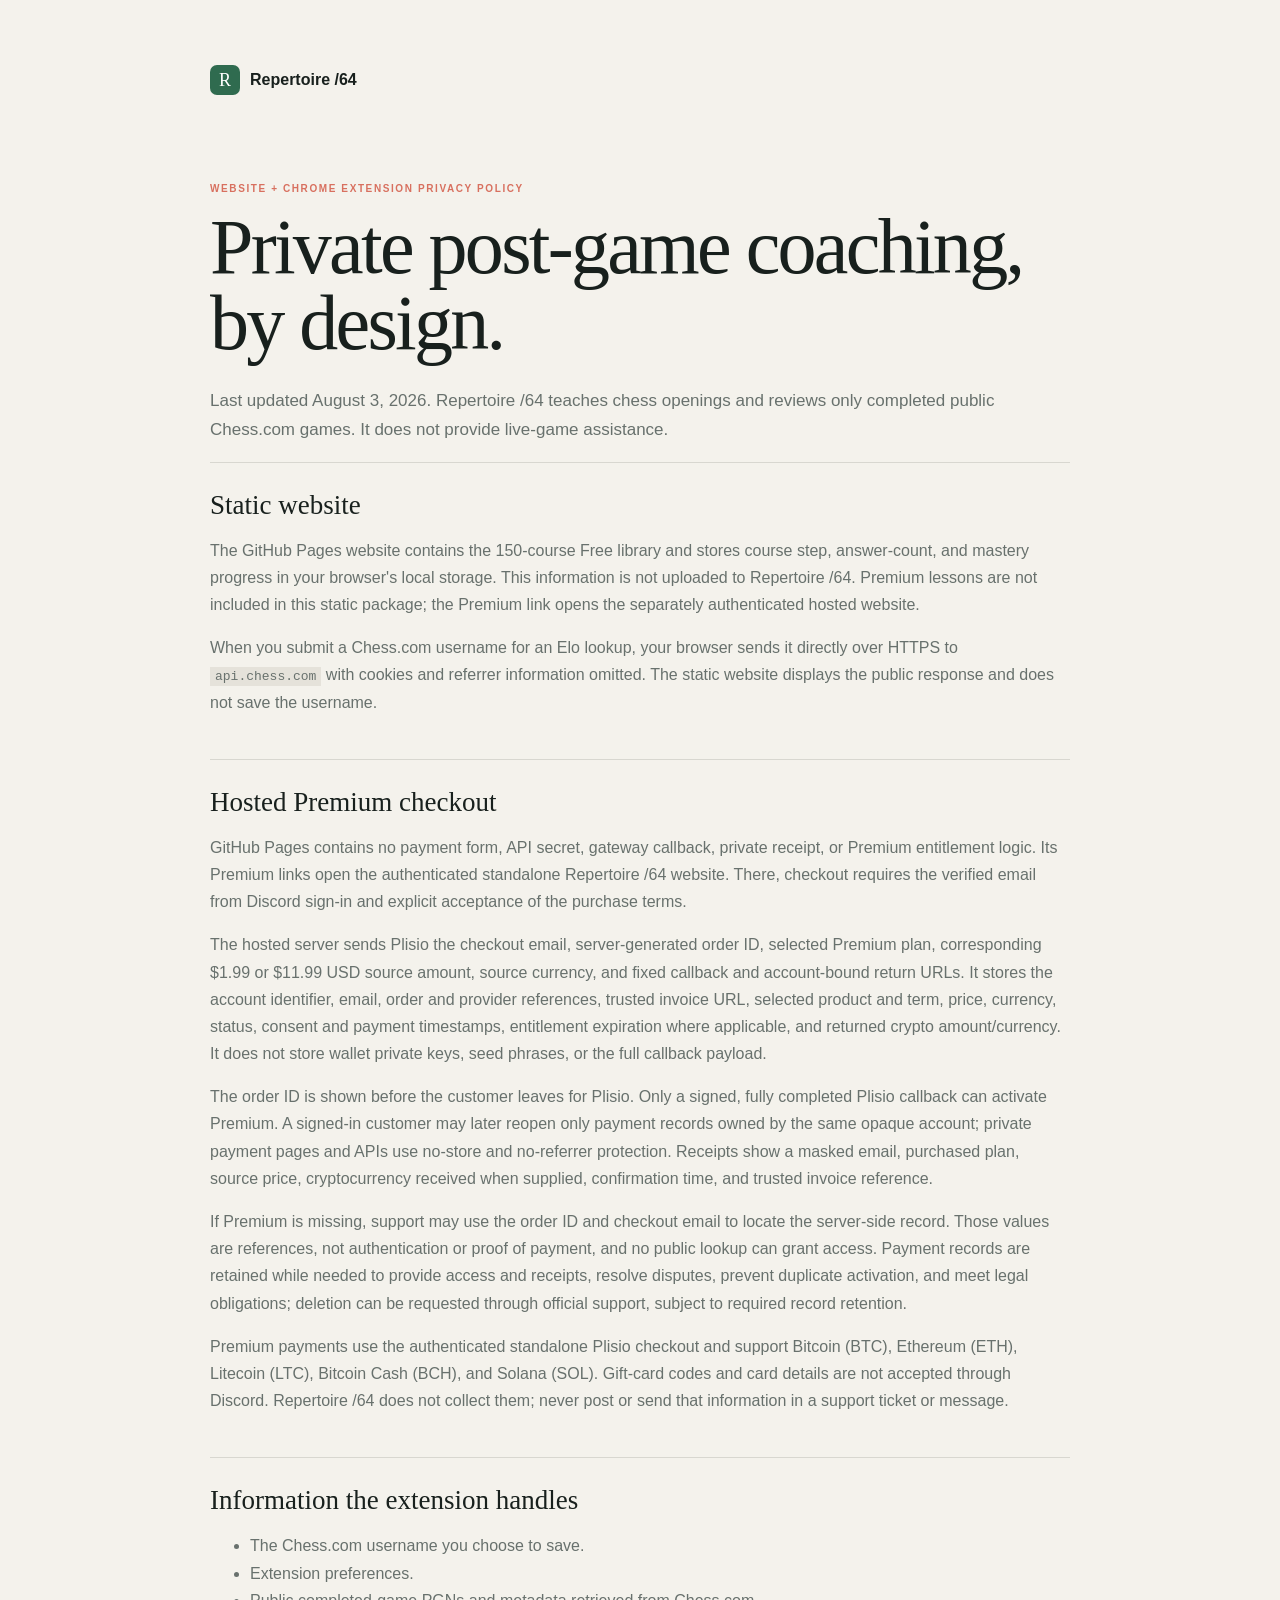
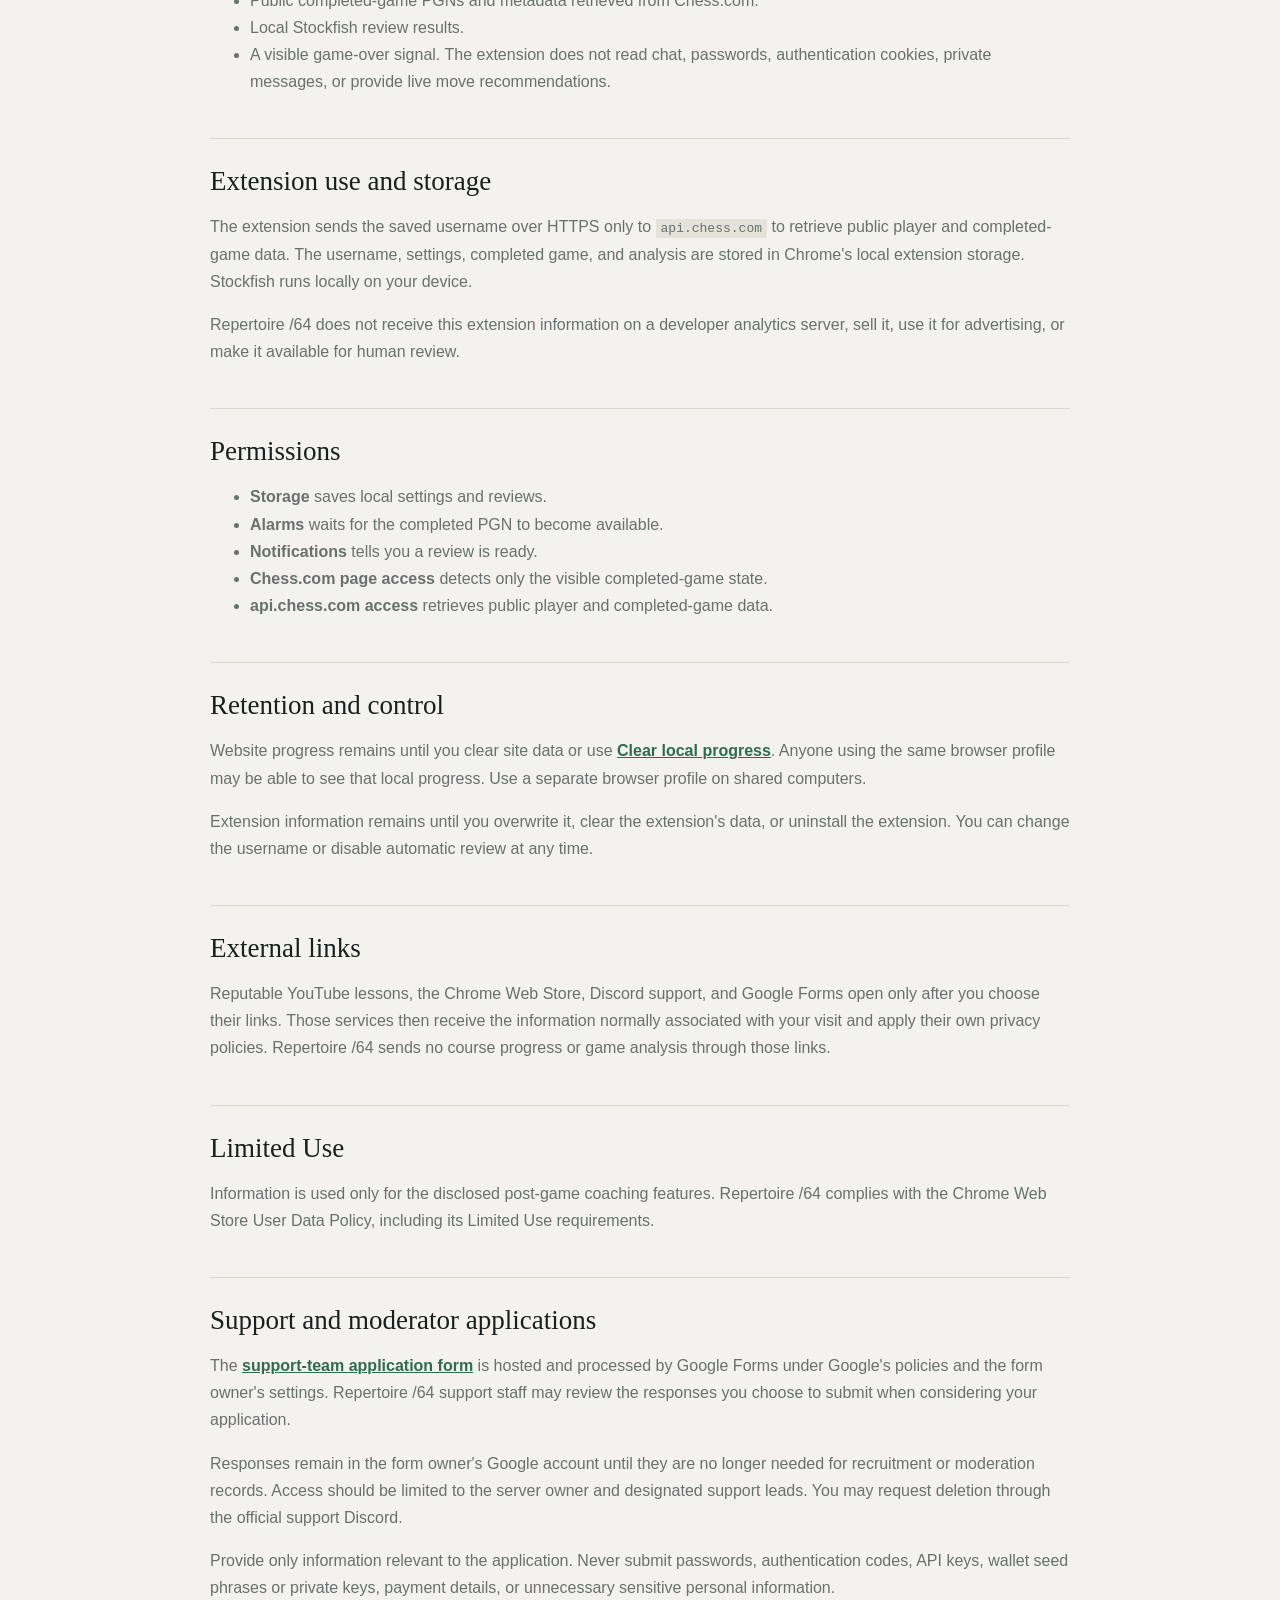
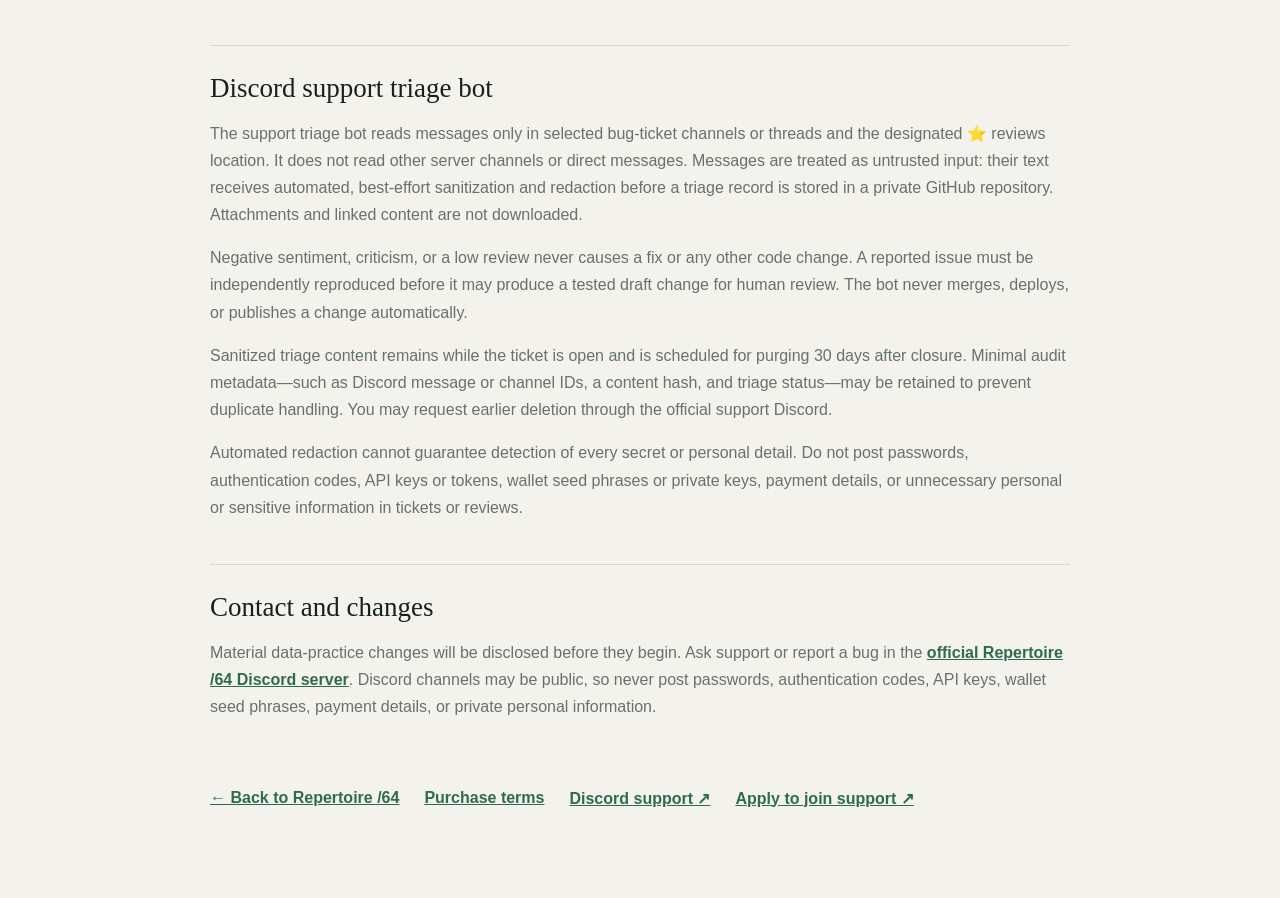
<file: privacy.html>
<!doctype html>
<html lang="en">
  <head>
    <meta charset="utf-8">
    <meta http-equiv="Content-Security-Policy" content="default-src 'none'; base-uri 'none'; connect-src 'self'; font-src 'self'; form-action 'self'; frame-src 'none'; img-src 'self' data:; manifest-src 'self'; media-src 'none'; object-src 'none'; script-src 'self'; style-src 'self'; worker-src 'none'; require-trusted-types-for 'script'; trusted-types 'none'">
    <meta name="viewport" content="width=device-width, initial-scale=1">
    <meta name="referrer" content="no-referrer">
    <meta name="description" content="How the Repertoire /64 static website and Chrome extension handle course progress and completed-game information.">
    <title>Privacy Policy — Repertoire /64</title>
    <link rel="icon" href="./favicon.svg" type="image/svg+xml">
    <link rel="stylesheet" href="./styles.css">
    <link rel="stylesheet" href="./responsive-fixes.css">
  </head>
  <body>
    <main class="policy">
      <a class="brand" href="./index.html"><span>R</span> Repertoire /64</a>
      <p class="kicker">WEBSITE + CHROME EXTENSION PRIVACY POLICY</p>
      <h1>Private post-game coaching, by design.</h1>
      <p class="lead">Last updated August 3, 2026. Repertoire /64 teaches chess openings and reviews only completed public Chess.com games. It does not provide live-game assistance.</p>
      <section><h2>Static website</h2><p>The GitHub Pages website contains the 150-course Free library and stores course step, answer-count, and mastery progress in your browser&apos;s local storage. This information is not uploaded to Repertoire /64. Premium lessons are not included in this static package; the Premium link opens the separately authenticated hosted website.</p><p>When you submit a Chess.com username for an Elo lookup, your browser sends it directly over HTTPS to <code>api.chess.com</code> with cookies and referrer information omitted. The static website displays the public response and does not save the username.</p></section>
      <section><h2>Hosted Premium checkout</h2><p>GitHub Pages contains no payment form, API secret, gateway callback, private receipt, or Premium entitlement logic. Its Premium links open the authenticated standalone Repertoire /64 website. There, checkout requires the verified email from Discord sign-in and explicit acceptance of the purchase terms.</p><p>The hosted server sends Plisio the checkout email, server-generated order ID, selected Premium plan, corresponding $1.99 or $11.99 USD source amount, source currency, and fixed callback and account-bound return URLs. It stores the account identifier, email, order and provider references, trusted invoice URL, selected product and term, price, currency, status, consent and payment timestamps, entitlement expiration where applicable, and returned crypto amount/currency. It does not store wallet private keys, seed phrases, or the full callback payload.</p><p>The order ID is shown before the customer leaves for Plisio. Only a signed, fully completed Plisio callback can activate Premium. A signed-in customer may later reopen only payment records owned by the same opaque account; private payment pages and APIs use no-store and no-referrer protection. Receipts show a masked email, purchased plan, source price, cryptocurrency received when supplied, confirmation time, and trusted invoice reference.</p><p>If Premium is missing, support may use the order ID and checkout email to locate the server-side record. Those values are references, not authentication or proof of payment, and no public lookup can grant access. Payment records are retained while needed to provide access and receipts, resolve disputes, prevent duplicate activation, and meet legal obligations; deletion can be requested through official support, subject to required record retention.</p><p>Premium payments use the authenticated standalone Plisio checkout and support Bitcoin (BTC), Ethereum (ETH), Litecoin (LTC), Bitcoin Cash (BCH), and Solana (SOL). Gift-card codes and card details are not accepted through Discord. Repertoire /64 does not collect them; never post or send that information in a support ticket or message.</p></section>
      <section><h2>Information the extension handles</h2><ul><li>The Chess.com username you choose to save.</li><li>Extension preferences.</li><li>Public completed-game PGNs and metadata retrieved from Chess.com.</li><li>Local Stockfish review results.</li><li>A visible game-over signal. The extension does not read chat, passwords, authentication cookies, private messages, or provide live move recommendations.</li></ul></section>
      <section><h2>Extension use and storage</h2><p>The extension sends the saved username over HTTPS only to <code>api.chess.com</code> to retrieve public player and completed-game data. The username, settings, completed game, and analysis are stored in Chrome&apos;s local extension storage. Stockfish runs locally on your device.</p><p>Repertoire /64 does not receive this extension information on a developer analytics server, sell it, use it for advertising, or make it available for human review.</p></section>
      <section><h2>Permissions</h2><ul><li><strong>Storage</strong> saves local settings and reviews.</li><li><strong>Alarms</strong> waits for the completed PGN to become available.</li><li><strong>Notifications</strong> tells you a review is ready.</li><li><strong>Chess.com page access</strong> detects only the visible completed-game state.</li><li><strong>api.chess.com access</strong> retrieves public player and completed-game data.</li></ul></section>
      <section><h2>Retention and control</h2><p>Website progress remains until you clear site data or use <a href="./index.html#privacy-controls">Clear local progress</a>. Anyone using the same browser profile may be able to see that local progress. Use a separate browser profile on shared computers.</p><p>Extension information remains until you overwrite it, clear the extension&apos;s data, or uninstall the extension. You can change the username or disable automatic review at any time.</p></section>
      <section><h2>External links</h2><p>Reputable YouTube lessons, the Chrome Web Store, Discord support, and Google Forms open only after you choose their links. Those services then receive the information normally associated with your visit and apply their own privacy policies. Repertoire /64 sends no course progress or game analysis through those links.</p></section>
      <section><h2>Limited Use</h2><p>Information is used only for the disclosed post-game coaching features. Repertoire /64 complies with the Chrome Web Store User Data Policy, including its Limited Use requirements.</p></section>
      <section><h2>Support and moderator applications</h2><p>The <a href="https://docs.google.com/forms/d/e/1FAIpQLSdIKH8JLNTk0vL2k8OIpFuJzBn8XvbKlanTcReGq10v-xXERg/viewform?usp=publish-editor" target="_blank" rel="noopener noreferrer" referrerpolicy="no-referrer">support-team application form</a> is hosted and processed by Google Forms under Google&apos;s policies and the form owner&apos;s settings. Repertoire /64 support staff may review the responses you choose to submit when considering your application.</p><p>Responses remain in the form owner&apos;s Google account until they are no longer needed for recruitment or moderation records. Access should be limited to the server owner and designated support leads. You may request deletion through the official support Discord.</p><p>Provide only information relevant to the application. Never submit passwords, authentication codes, API keys, wallet seed phrases or private keys, payment details, or unnecessary sensitive personal information.</p></section>
      <section><h2>Discord support triage bot</h2><p>The support triage bot reads messages only in selected bug-ticket channels or threads and the designated ⭐ reviews location. It does not read other server channels or direct messages. Messages are treated as untrusted input: their text receives automated, best-effort sanitization and redaction before a triage record is stored in a private GitHub repository. Attachments and linked content are not downloaded.</p><p>Negative sentiment, criticism, or a low review never causes a fix or any other code change. A reported issue must be independently reproduced before it may produce a tested draft change for human review. The bot never merges, deploys, or publishes a change automatically.</p><p>Sanitized triage content remains while the ticket is open and is scheduled for purging 30 days after closure. Minimal audit metadata—such as Discord message or channel IDs, a content hash, and triage status—may be retained to prevent duplicate handling. You may request earlier deletion through the official support Discord.</p><p>Automated redaction cannot guarantee detection of every secret or personal detail. Do not post passwords, authentication codes, API keys or tokens, wallet seed phrases or private keys, payment details, or unnecessary personal or sensitive information in tickets or reviews.</p></section>
      <section><h2>Contact and changes</h2><p>Material data-practice changes will be disclosed before they begin. Ask support or report a bug in the <a href="https://discord.gg/RRT3jMGvCg" target="_blank" rel="noopener noreferrer" referrerpolicy="no-referrer">official Repertoire /64 Discord server</a>. Discord channels may be public, so never post passwords, authentication codes, API keys, wallet seed phrases, payment details, or private personal information.</p></section>
      <div class="policy-actions"><a class="back" href="./index.html">← Back to Repertoire /64</a><a class="back" href="./terms.html">Purchase terms</a><a class="back" href="https://discord.gg/RRT3jMGvCg" target="_blank" rel="noopener noreferrer" referrerpolicy="no-referrer">Discord support ↗</a><a class="back" href="https://docs.google.com/forms/d/e/1FAIpQLSdIKH8JLNTk0vL2k8OIpFuJzBn8XvbKlanTcReGq10v-xXERg/viewform?usp=publish-editor" target="_blank" rel="noopener noreferrer" referrerpolicy="no-referrer">Apply to join support ↗</a></div>
    </main>
  </body>
</html>
</file>
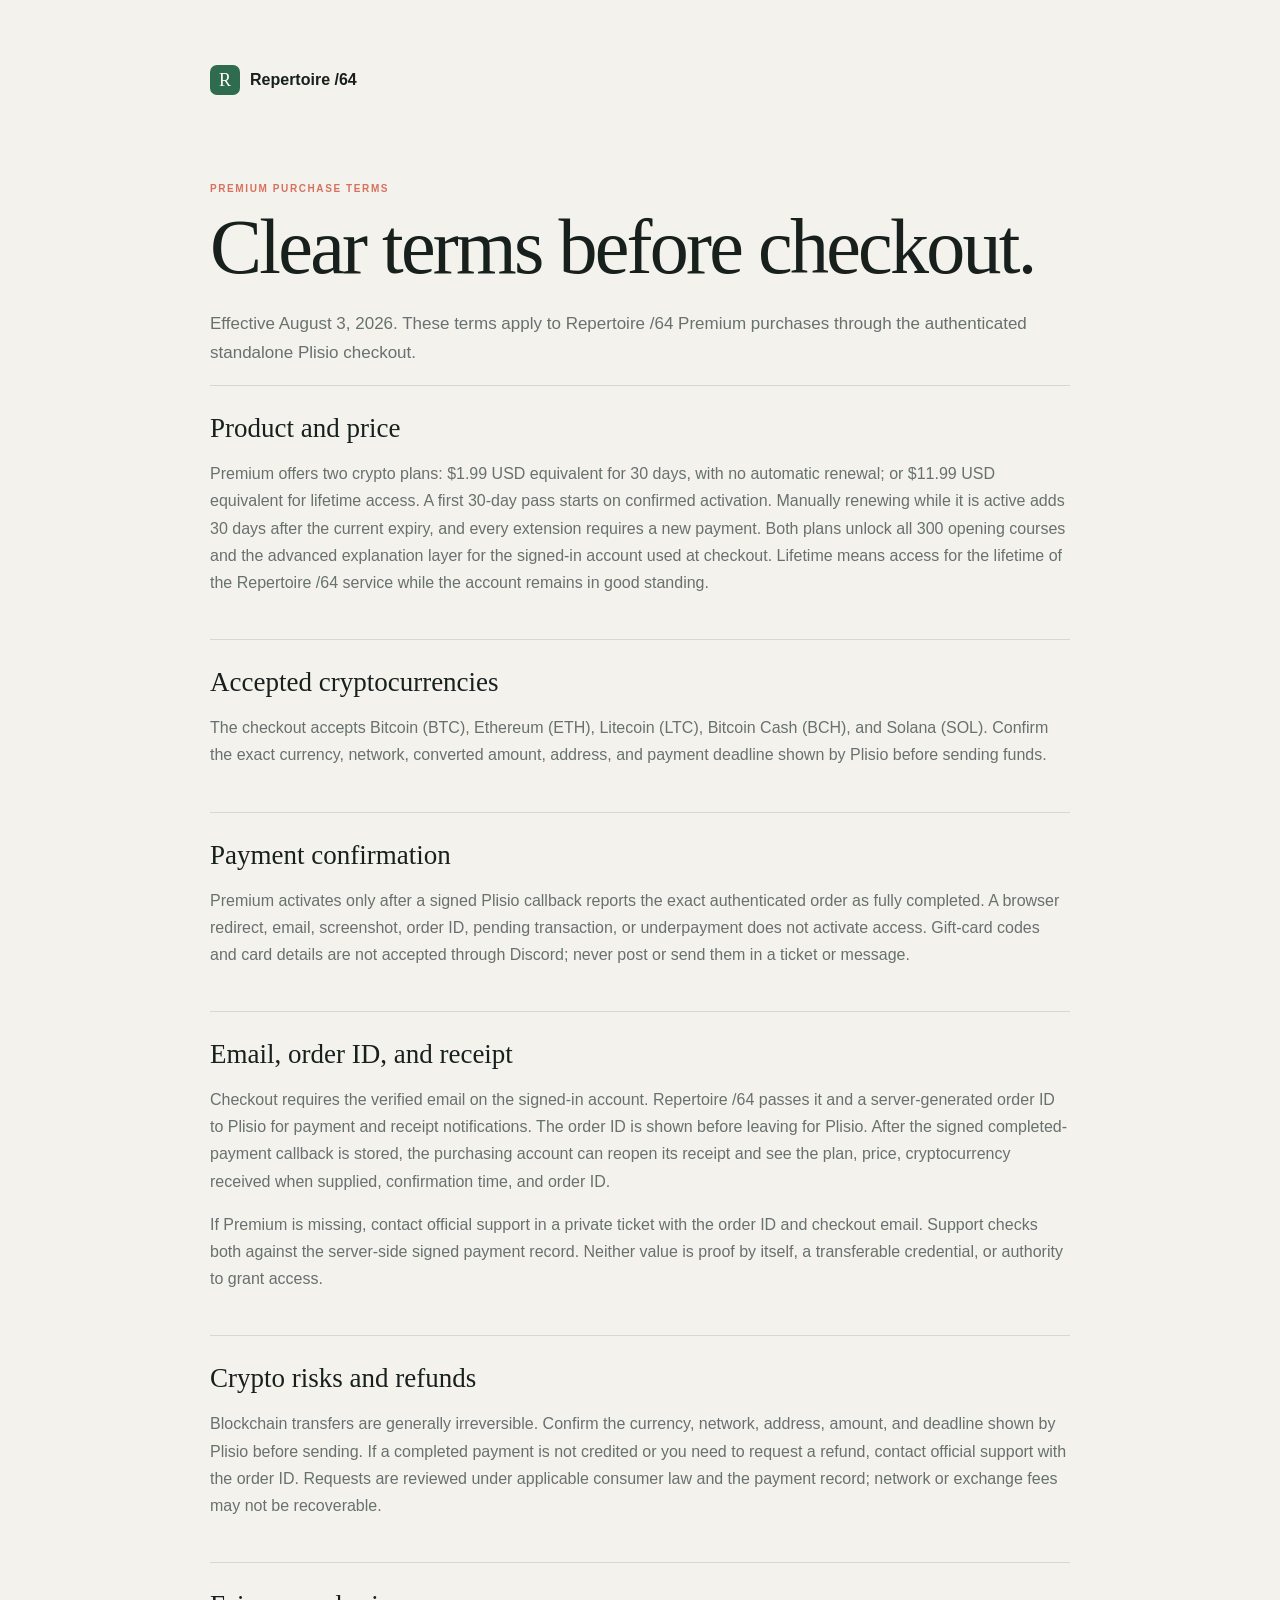
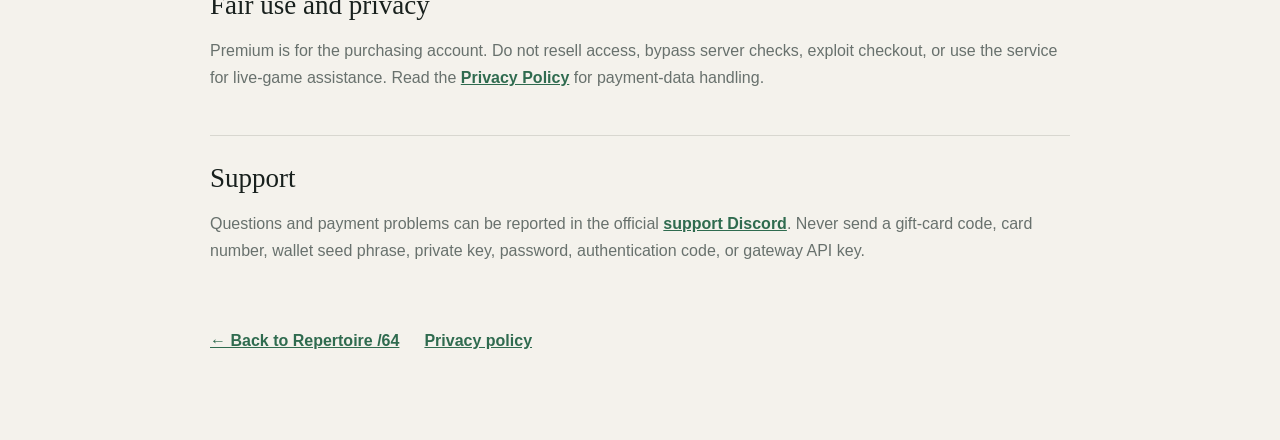
<file: terms.html>
<!doctype html>
<html lang="en">
  <head>
    <meta charset="utf-8">
    <meta http-equiv="Content-Security-Policy" content="default-src 'none'; base-uri 'none'; connect-src 'self'; font-src 'self'; form-action 'self'; frame-src 'none'; img-src 'self' data:; manifest-src 'self'; media-src 'none'; object-src 'none'; script-src 'self'; style-src 'self'; worker-src 'none'; require-trusted-types-for 'script'; trusted-types 'none'">
    <meta name="viewport" content="width=device-width, initial-scale=1">
    <meta name="referrer" content="no-referrer">
    <meta name="description" content="Terms for Repertoire /64 Premium crypto purchases.">
    <title>Premium Purchase Terms — Repertoire /64</title>
    <link rel="icon" href="./favicon.svg" type="image/svg+xml">
    <link rel="stylesheet" href="./styles.css">
    <link rel="stylesheet" href="./responsive-fixes.css">
  </head>
  <body>
    <main class="policy">
      <a class="brand" href="./index.html"><span>R</span> Repertoire /64</a>
      <p class="kicker">PREMIUM PURCHASE TERMS</p>
      <h1>Clear terms before checkout.</h1>
      <p class="lead">Effective August 3, 2026. These terms apply to Repertoire /64 Premium purchases through the authenticated standalone Plisio checkout.</p>
      <section><h2>Product and price</h2><p>Premium offers two crypto plans: $1.99 USD equivalent for 30 days, with no automatic renewal; or $11.99 USD equivalent for lifetime access. A first 30-day pass starts on confirmed activation. Manually renewing while it is active adds 30 days after the current expiry, and every extension requires a new payment. Both plans unlock all 300 opening courses and the advanced explanation layer for the signed-in account used at checkout. Lifetime means access for the lifetime of the Repertoire /64 service while the account remains in good standing.</p></section>
      <section><h2>Accepted cryptocurrencies</h2><p>The checkout accepts Bitcoin (BTC), Ethereum (ETH), Litecoin (LTC), Bitcoin Cash (BCH), and Solana (SOL). Confirm the exact currency, network, converted amount, address, and payment deadline shown by Plisio before sending funds.</p></section>
      <section><h2>Payment confirmation</h2><p>Premium activates only after a signed Plisio callback reports the exact authenticated order as fully completed. A browser redirect, email, screenshot, order ID, pending transaction, or underpayment does not activate access. Gift-card codes and card details are not accepted through Discord; never post or send them in a ticket or message.</p></section>
      <section><h2>Email, order ID, and receipt</h2><p>Checkout requires the verified email on the signed-in account. Repertoire /64 passes it and a server-generated order ID to Plisio for payment and receipt notifications. The order ID is shown before leaving for Plisio. After the signed completed-payment callback is stored, the purchasing account can reopen its receipt and see the plan, price, cryptocurrency received when supplied, confirmation time, and order ID.</p><p>If Premium is missing, contact official support in a private ticket with the order ID and checkout email. Support checks both against the server-side signed payment record. Neither value is proof by itself, a transferable credential, or authority to grant access.</p></section>
      <section><h2>Crypto risks and refunds</h2><p>Blockchain transfers are generally irreversible. Confirm the currency, network, address, amount, and deadline shown by Plisio before sending. If a completed payment is not credited or you need to request a refund, contact official support with the order ID. Requests are reviewed under applicable consumer law and the payment record; network or exchange fees may not be recoverable.</p></section>
      <section><h2>Fair use and privacy</h2><p>Premium is for the purchasing account. Do not resell access, bypass server checks, exploit checkout, or use the service for live-game assistance. Read the <a href="./privacy.html">Privacy Policy</a> for payment-data handling.</p></section>
      <section><h2>Support</h2><p>Questions and payment problems can be reported in the official <a href="https://discord.gg/RRT3jMGvCg" target="_blank" rel="noopener noreferrer" referrerpolicy="no-referrer">support Discord</a>. Never send a gift-card code, card number, wallet seed phrase, private key, password, authentication code, or gateway API key.</p></section>
      <div class="policy-actions"><a class="back" href="./index.html">← Back to Repertoire /64</a><a class="back" href="./privacy.html">Privacy policy</a></div>
    </main>
  </body>
</html>
</file>
<file: styles.css>
:root{--ink:#18201d;--muted:#68716d;--paper:#f4f2ec;--panel:#fbfaf6;--line:#d8d7d0;--green:#2f6b4f;--dark:#214c3a;--coral:#d8705f;--yellow:#e2c168;--shadow:0 18px 60px rgba(25,35,31,.08)}
.premium-section{padding:88px clamp(20px,7vw,110px);display:grid;grid-template-columns:.9fr 1.1fr;gap:60px;background:#17251f;color:#f5f2e9}.premium-section>div>p:first-child{color:#9cc3aa;font-size:10px;font-weight:700;letter-spacing:.16em}.premium-section h2{margin:9px 0 18px;font-size:clamp(36px,4.8vw,62px);line-height:1.03;letter-spacing:-.05em}.premium-section h2 em{color:#d9b960;font-family:Georgia,serif;font-weight:400}.premium-section>div>p:last-child{color:#b8c9bf;line-height:1.7}.premium-cards{display:grid;grid-template-columns:1fr 1fr;gap:12px}.premium-cards article{padding:27px;border:1px solid #3b5047;background:#1d2e27}.premium-cards article.featured{border-color:#c6a953;background:#243a31}.premium-cards small{color:#a8bcb1;font-size:9px;font-weight:700;letter-spacing:.14em}.premium-cards h3{margin:18px 0;font:29px Georgia,serif}.premium-cards p{color:#cbd7d1;font-size:12px;line-height:1.7}.premium-cards a{display:inline-block;margin-top:12px;padding:12px 14px;background:#d9b960;color:#17251f;font-size:11px;font-weight:700}.advanced-teaser{margin:0 0 20px;padding:17px 20px;display:flex;align-items:center;gap:18px;border:1px solid #d2b866;background:#f7efd6;font-size:12px}.advanced-teaser span{flex:1;color:var(--muted)}.advanced-teaser a{color:var(--green);font-weight:700;text-decoration:underline}.branch-grid.compact{grid-template-columns:1fr}.branch-grid.compact article{min-height:135px}
@media(max-width:900px){.premium-section{grid-template-columns:1fr}.premium-cards{grid-template-columns:1fr 1fr}}
@media(max-width:740px){.premium-section{padding:64px 20px}.premium-cards{grid-template-columns:1fr}.advanced-teaser{align-items:flex-start;flex-direction:column}}
*{box-sizing:border-box}html{scroll-behavior:smooth}body{margin:0;color:var(--ink);background:var(--paper);font-family:Arial,sans-serif}button,input{font:inherit}button,a{-webkit-tap-highlight-color:transparent}button{color:inherit}button:disabled{cursor:wait;opacity:.65}button:focus-visible,a:focus-visible,input:focus-visible{outline:3px solid var(--yellow);outline-offset:3px}a{color:inherit;text-decoration:none}.topbar{height:72px;padding:0 clamp(20px,5vw,76px);display:flex;align-items:center;justify-content:space-between;border-bottom:1px solid var(--line);background:rgba(244,242,236,.94);backdrop-filter:blur(16px);position:sticky;top:0;z-index:20}.brand{display:inline-flex;gap:10px;align-items:center;font-weight:700}.brand span{display:grid;place-items:center;width:30px;height:30px;border-radius:7px;color:#fff;background:var(--green);font:18px Georgia,serif}.topbar nav{display:flex;gap:26px;color:var(--muted);font-size:12px}.store-link{font-size:11px;font-weight:700;color:var(--green)}.store-link.disabled,.add-chrome.disabled{pointer-events:none;opacity:.52}.hero{min-height:680px;padding:100px clamp(22px,10vw,150px) 65px;border-bottom:1px solid var(--line);background:radial-gradient(circle at 86% 25%,rgba(47,107,79,.14),transparent 28%)}.eyebrow,.section-heading>div>p,.trainer-title p,.branch-head p,.extension>div>p:first-child{font-size:10px;letter-spacing:.16em;font-weight:700;color:var(--green)}.hero h1{margin:22px 0;max-width:900px;font-size:clamp(48px,6vw,90px);line-height:.97;letter-spacing:-.055em}.hero h1 em{color:var(--green);font-family:Georgia,serif;font-weight:400}.hero-copy{max-width:670px;color:var(--muted);font-size:17px;line-height:1.7}.lookup{margin-top:30px;width:min(690px,100%);display:grid;grid-template-columns:1fr auto;border:1px solid var(--line);background:var(--panel);padding:7px;box-shadow:var(--shadow)}.lookup div{display:flex;flex-direction:column;padding:8px 15px}.lookup label{font-size:9px;color:var(--muted);font-weight:700;letter-spacing:.11em}.lookup input{border:0;outline:0;background:transparent;font-size:17px;margin-top:5px}.lookup button,.primary,.add-chrome{border:0;background:var(--green);color:#fff;font-weight:700;padding:0 23px;cursor:pointer}.status{min-height:20px;color:var(--coral);font-weight:700}.report{display:flex;flex-wrap:wrap;width:min(690px,100%);background:var(--panel);border:1px solid var(--line)}.report div{padding:13px 20px;border-right:1px solid var(--line)}.report small{display:block;color:var(--muted);font-size:9px;letter-spacing:.1em;margin-bottom:5px}.hero-stats{display:flex;gap:35px;flex-wrap:wrap;margin-top:55px}.hero-stats div{display:flex;align-items:baseline;gap:8px}.hero-stats strong{font:28px Georgia,serif;color:var(--green)}.hero-stats span{font-size:12px;color:var(--muted)}.section,.trainer-section{padding:88px clamp(20px,7vw,110px)}.section-heading,.trainer-title{display:flex;justify-content:space-between;align-items:flex-end;gap:38px;margin-bottom:35px}.section-heading h2,.trainer-title h2,.extension h2{margin:8px 0 0;font-size:clamp(34px,4vw,55px);line-height:1.05;letter-spacing:-.045em}.section-heading>p{max-width:430px;color:var(--muted);line-height:1.6}.catalog-tools{display:flex;justify-content:space-between;gap:20px;margin-bottom:20px}.filters{display:flex;gap:6px}.filters button,.controls button{border:1px solid var(--line);background:var(--panel);padding:10px 17px;cursor:pointer}.filters button.active{background:var(--ink);color:#fff}.catalog-tools>input{width:min(360px,100%);padding:12px 15px;border:1px solid var(--line);background:var(--panel)}.course-grid{display:grid;grid-template-columns:repeat(4,1fr);gap:10px;max-height:780px;overflow:auto;padding:2px 5px 15px 2px}.course-card{min-height:215px;padding:20px;border:1px solid var(--line);background:var(--panel);text-align:left;cursor:pointer}.course-card.active{outline:2px solid var(--green);outline-offset:-2px}.course-card:hover{transform:translateY(-2px);box-shadow:var(--shadow)}.side{display:inline-block;padding:5px 8px;background:#e5eee7;color:var(--green);font-size:9px;font-weight:700}.side.black{background:#e4e4df;color:var(--ink)}.course-card h3{font:23px Georgia,serif;margin:20px 0 8px}.course-card p{height:55px;overflow:hidden;color:var(--muted);font-size:12px;line-height:1.5}.course-card .bar{display:block;width:100%;height:4px;border:0;margin:17px 0 7px;appearance:none;background:#dfdfd8}.course-card .bar::-webkit-progress-bar,.lesson-progress progress::-webkit-progress-bar{background:#dfdfd8}.course-card .bar::-webkit-progress-value,.lesson-progress progress::-webkit-progress-value{background:var(--green)}.course-card .bar::-moz-progress-bar,.lesson-progress progress::-moz-progress-bar{background:var(--green)}.course-card small{color:var(--muted)}.trainer-section{background:#e8e6df}.trainer-title>span{padding:9px 13px;border:1px solid var(--line);border-radius:99px;background:var(--panel);font-size:10px;color:var(--muted)}.foundation{display:grid;grid-template-columns:repeat(3,1fr);gap:1px;background:var(--line);border:1px solid var(--line);margin-bottom:20px}.foundation article{padding:23px;background:var(--panel);min-height:205px}.foundation small,.advanced-strategy small{font-size:9px;letter-spacing:.12em;color:var(--muted);font-weight:700}.foundation h3{font:21px/1.3 Georgia,serif;margin:15px 0 10px}.foundation p{color:var(--muted);font-size:12px;line-height:1.55}.advanced-strategy{display:grid;grid-template-columns:1.2fr 1fr .8fr;gap:1px;margin-bottom:20px;border:1px solid var(--line);background:var(--line)}.advanced-strategy>div,.advanced-strategy>ol{margin:0;padding:23px;background:#f1efe8}.advanced-strategy h3{font:25px Georgia,serif;margin:12px 0}.advanced-strategy p,.advanced-strategy li{color:var(--muted);font-size:12px;line-height:1.55}.advanced-strategy strong{font-size:11px;color:var(--green)}.advanced-strategy ol{padding-left:42px}.trainer{display:grid;grid-template-columns:minmax(360px,590px) 1fr;box-shadow:var(--shadow)}.board-wrap{padding:clamp(16px,2.5vw,34px);background:#26362f;display:grid;place-items:center}.board{width:100%;aspect-ratio:1;display:grid;grid-template-columns:repeat(8,1fr);box-shadow:0 14px 40px rgba(0,0,0,.25)}.square{border:0;aspect-ratio:1;display:grid;place-items:center;font-family:"Arial Unicode MS",serif;font-size:clamp(30px,4.3vw,61px);line-height:1;cursor:pointer}.square.light{background:#e7dfcc}.square.dark{background:#7f9a84}.square.selected{box-shadow:inset 0 0 0 5px var(--yellow)}.lesson{padding:clamp(24px,3.5vw,44px);background:var(--panel);display:flex;flex-direction:column}.lesson-progress>span{display:block;color:var(--muted);font-size:10px;letter-spacing:.1em}.lesson-progress progress{display:block;width:100%;height:5px;border:0;appearance:none;background:#dfdfd8;margin:10px 0 32px}.turn-label{color:var(--coral);font-size:10px;font-weight:700;letter-spacing:.13em}.lesson h3{font:clamp(26px,3vw,39px) Georgia,serif;margin:0}.lesson-copy{min-height:92px;color:var(--muted);line-height:1.65}.lesson .primary{min-height:50px;align-self:flex-start}.hint{margin-top:14px;padding:13px;border-left:3px solid var(--yellow);background:#f2ead4;font-size:12px}.controls{display:flex;gap:8px;margin-top:20px}.move-list{margin-top:auto;padding-top:22px;display:flex;gap:5px;flex-wrap:wrap}.move-list button{border:1px solid var(--line);background:transparent;padding:6px 8px;font-size:11px;color:var(--muted)}.move-list button.done{background:#e7efe9;color:var(--green)}.move-list button.current{outline:2px solid var(--coral)}.branches{margin-top:20px;padding:26px;background:var(--panel);border:1px solid var(--line)}.branch-head{display:flex;justify-content:space-between;align-items:end;gap:20px}.branch-head h3{font:25px Georgia,serif;margin:6px 0 0}.branch-head a{font-size:11px;color:var(--green);text-decoration:underline}.branch-grid{display:grid;grid-template-columns:repeat(3,1fr);gap:10px;margin-top:20px}.branch-grid article{padding:18px;min-height:165px;background:#eeece5}.branch-grid small{font-size:9px;color:var(--muted);letter-spacing:.1em}.branch-grid h4{font:27px Georgia,serif;margin:10px 0}.branch-grid p{font-size:12px;color:var(--muted);line-height:1.5}.branch-grid button{border:0;background:var(--ink);color:#fff;padding:9px 12px}.extension{padding:90px clamp(20px,7vw,110px);display:grid;grid-template-columns:1.2fr .8fr;gap:80px;align-items:center;background:var(--dark);color:#fff}.extension>div>p:not(:first-child){max-width:680px;color:#bed0c5;line-height:1.7}.add-chrome{display:inline-block;padding:16px 20px;background:var(--coral);margin-top:18px}.extension>div>span{display:block;margin-top:12px;color:#9eb4a8;font-size:10px}.extension aside{padding:28px;background:var(--panel);color:var(--ink);transform:rotate(1deg);box-shadow:0 25px 70px rgba(0,0,0,.25)}.extension aside small,.extension aside span{font-size:9px;color:var(--muted);letter-spacing:.11em}.extension aside h3{font:29px Georgia,serif;margin-bottom:8px}.extension aside p{color:var(--muted)}.extension aside div{padding:12px;border:1px solid var(--line);margin-top:7px}.extension aside span{display:block}.extension aside .better{background:#e5eee7}.privacy-strip{padding:32px clamp(20px,7vw,110px);display:flex;justify-content:space-between;align-items:center;gap:30px}.privacy-strip p{color:var(--muted);margin-bottom:0}.privacy-actions{display:flex;align-items:center;gap:18px}.privacy-strip a{color:var(--green);font-weight:700;white-space:nowrap}.privacy-strip button{border:1px solid var(--coral);background:transparent;color:var(--coral);font-weight:700;padding:11px 14px;cursor:pointer;white-space:nowrap}.clear-status{min-height:18px;font-size:12px}footer{padding:28px clamp(20px,7vw,110px);display:flex;justify-content:space-between;align-items:center;gap:20px;background:#17221d;color:#c7d1cc;font-size:11px}footer p{color:#84938c}.footer-links{display:flex;gap:17px}.footer-links a{text-decoration:underline}.policy{width:min(860px,calc(100% - 40px));margin:auto;padding:65px 0 90px}.policy>.brand{margin-bottom:75px}.policy .kicker{color:var(--coral);font-size:10px;font-weight:bold;letter-spacing:.16em}.policy h1{font:clamp(43px,7vw,78px)/.98 Georgia,serif;letter-spacing:-.035em;margin:12px 0 25px}.policy>.lead{font-size:17px}.policy p,.policy li{color:var(--muted);line-height:1.7}.policy section{padding:27px 0;border-top:1px solid var(--line)}.policy h2{font:27px Georgia,serif;margin:0 0 14px}.policy code{padding:2px 5px;background:#e5e2da}.policy section a{color:var(--green);font-weight:700;text-decoration:underline}.policy-actions{display:flex;gap:25px;flex-wrap:wrap}.policy .back{display:inline-block;margin-top:25px;color:var(--green);font-weight:bold;text-decoration:underline}
@media(max-width:1020px){.course-grid{grid-template-columns:repeat(3,1fr)}.advanced-strategy{grid-template-columns:1fr 1fr}.advanced-strategy>ol{grid-column:1/-1}.trainer{grid-template-columns:1fr}.board{max-width:650px}.extension{grid-template-columns:1fr}.extension aside{max-width:540px}}@media(max-width:740px){.topbar{padding:0 17px}.topbar nav{display:none}.hero{padding:70px 20px 50px;min-height:auto}.lookup{grid-template-columns:1fr}.lookup button{min-height:50px}.section,.trainer-section,.extension{padding:64px 20px}.section-heading,.trainer-title,.branch-head{align-items:flex-start;flex-direction:column}.catalog-tools{flex-direction:column}.catalog-tools>input{width:100%}.course-grid{grid-template-columns:repeat(2,1fr)}.foundation,.advanced-strategy,.branch-grid{grid-template-columns:1fr}.advanced-strategy>ol{grid-column:auto}.trainer{box-shadow:none}.board-wrap{padding:12px}.square{font-size:10vw}.lesson{padding:25px 19px}.privacy-strip,.privacy-actions,footer{align-items:flex-start;flex-direction:column}}@media(max-width:470px){.course-grid{grid-template-columns:1fr}.store-link{font-size:0}.store-link::after{content:"Store ↗";font-size:10px}}
.topbar-tools{display:flex;align-items:center;gap:12px}.language-picker{display:grid;gap:2px;color:var(--muted);font-size:8px;font-weight:700;letter-spacing:.08em;text-transform:uppercase}.language-picker select{width:132px;min-height:34px;padding:0 9px;border:1px solid var(--line);border-radius:8px;color:var(--ink);background:var(--panel);font-size:11px;font-weight:700;text-transform:none}.language-note{max-width:670px;margin:0;color:var(--muted);font-size:11px;line-height:1.55}.topbar nav{gap:clamp(12px,1.5vw,26px)}html[dir="rtl"] .hero,html[dir="rtl"] .course-card,html[dir="rtl"] .lesson,html[dir="rtl"] .extension aside{text-align:right}html[dir="rtl"] .lookup div{align-items:flex-start}@media(max-width:740px){.language-picker span{position:absolute;width:1px;height:1px;overflow:hidden;clip:rect(0 0 0 0)}.language-picker select{width:126px}}
</file>
<file: responsive-fixes.css>
.trainer,
.board-wrap,
.board,
.lesson {
  min-width: 0;
}

.board {
  grid-template-columns: repeat(8, minmax(0, 1fr));
}

.square {
  min-width: 0;
  padding: 0;
}
</file>
